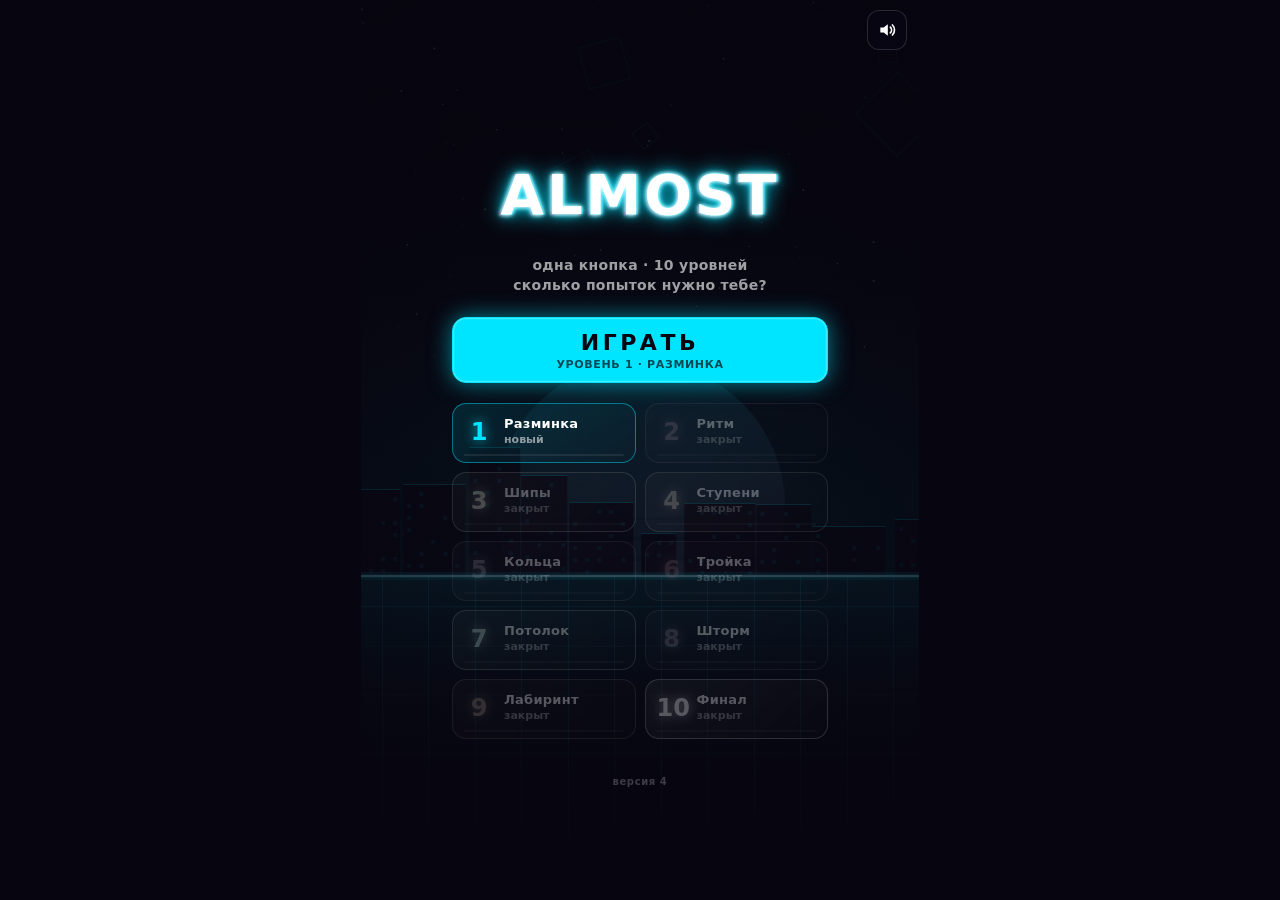
<file: index.html>
<!DOCTYPE html>
<html lang="ru">
<head>
<meta charset="utf-8">
<meta name="viewport" content="width=device-width, initial-scale=1, maximum-scale=1, user-scalable=no, viewport-fit=cover">
<meta name="theme-color" content="#07050f">
<meta name="format-detection" content="telephone=no">
<meta name="apple-mobile-web-app-capable" content="yes">
<meta name="mobile-web-app-capable" content="yes">
<title>ALMOST — игра на одну кнопку</title>
<link rel="icon" href="data:image/svg+xml,%3Csvg xmlns='http://www.w3.org/2000/svg' viewBox='0 0 32 32'%3E%3Crect width='32' height='32' rx='7' fill='%2307050f'/%3E%3Crect x='7' y='7' width='18' height='18' fill='none' stroke='%2300e5ff' stroke-width='3'/%3E%3Crect x='13' y='13' width='6' height='6' fill='%23fff'/%3E%3C/svg%3E">
<script src="https://telegram.org/js/telegram-web-app.js"></script>
<!-- ?v=4 — номер версии: при каждом обновлении игры увеличивайте его, чтобы телефоны не брали старые файлы из кэша -->
<link rel="stylesheet" href="css/style.css?v=4">
</head>
<body>
<div id="safe-probe"></div>

<div id="app">
  <canvas id="game"></canvas>

  <button id="btn-pause" class="icon-btn hidden" type="button" aria-label="Пауза">
    <svg viewBox="0 0 24 24"><rect x="6" y="5" width="4" height="14" rx="1"/><rect x="14" y="5" width="4" height="14" rx="1"/></svg>
  </button>
  <button id="btn-sound" class="icon-btn" type="button" aria-label="Звук">
    <svg class="ic-on" viewBox="0 0 24 24"><path d="M4 9h4l5-4v14l-5-4H4z"/><path class="wave" d="M16 8.5a5 5 0 0 1 0 7M18.5 6a8.5 8.5 0 0 1 0 12" fill="none" stroke-width="2" stroke-linecap="round"/></svg>
    <svg class="ic-off" viewBox="0 0 24 24"><path d="M4 9h4l5-4v14l-5-4H4z"/><path class="wave" d="M16 9l5 6M21 9l-5 6" fill="none" stroke-width="2" stroke-linecap="round"/></svg>
  </button>

  <!-- Главное меню -->
  <section id="menu" class="screen scroll-y">
    <div class="menu-wrap">
      <canvas id="logo" class="logo" aria-label="ALMOST"></canvas>
      <div class="tagline">одна кнопка · 10 уровней<br>сколько попыток нужно тебе?</div>
      <button id="btn-play" class="btn btn-primary btn-play" type="button">
        <span>ИГРАТЬ</span>
        <small id="play-sub">уровень 1</small>
      </button>
      <div id="level-grid" class="level-grid"></div>
      <div class="menu-foot"><span id="menu-total"></span></div>
      <div class="menu-ver" id="menu-ver"></div>
    </div>
  </section>

  <!-- Диагностика: 5 быстрых нажатий на логотип -->
  <section id="diag" class="screen scroll-y hidden">
    <div class="diag-box">
      <div class="diag-title">ДИАГНОСТИКА</div>
      <pre id="diag-text"></pre>
      <button class="btn btn-primary" type="button" id="diag-fs">ПОПРОБОВАТЬ ПОЛНЫЙ ЭКРАН</button>
      <button class="btn btn-ghost" type="button" id="diag-close">ЗАКРЫТЬ</button>
    </div>
  </section>

  <!-- Пауза -->
  <section id="pause" class="screen hidden">
    <div class="panel">
      <div class="panel-title">ПАУЗА</div>
      <button class="btn btn-primary" type="button" data-act="resume">ПРОДОЛЖИТЬ</button>
      <button class="btn" type="button" data-act="restart">ЗАНОВО</button>
      <button class="btn btn-ghost" type="button" data-act="menu">УРОВНИ</button>
    </div>
  </section>

  <!-- Карточка прохождения уровня -->
  <section id="card" class="screen hidden">
    <div class="card" id="card-box">
      <div class="card-head">
        <span class="card-logo">ALMOST</span>
        <span class="card-diff" id="card-diff"></span>
      </div>
      <div class="card-level">УРОВЕНЬ <span id="card-num">1</span></div>
      <div class="card-name" id="card-name"></div>
      <div class="card-done">ПРОЙДЕН</div>
      <div class="card-big">
        <div class="card-attempts" id="card-attempts">1</div>
        <div class="card-attempts-lbl" id="card-attempts-lbl">попытка</div>
      </div>
      <div class="card-stats">
        <div><b id="card-time">0 с</b><span>в уровне</span></div>
        <div><b id="card-jumps">0</b><span>прыжков</span></div>
        <div><b id="card-total">0</b><span>попыток всего</span></div>
      </div>
      <div class="card-badge hidden" id="card-badge"></div>
    </div>
    <div class="card-actions">
      <button class="btn btn-primary" type="button" data-act="next" id="btn-next">ДАЛЬШЕ</button>
      <div class="btn-row">
        <button class="btn" type="button" data-act="retry">ЕЩЁ РАЗ</button>
        <button class="btn btn-ghost" type="button" data-act="menu">УРОВНИ</button>
      </div>
    </div>
  </section>
</div>

<script src="js/levels.js?v=4"></script>
<script src="js/physics.js?v=4"></script>
<script src="js/solver.js?v=4"></script>
<script src="js/audio.js?v=4"></script>
<script src="js/platform.js?v=4"></script>
<script src="js/render.js?v=4"></script>
<script src="js/game.js?v=4"></script>
</body>
</html>
</file>
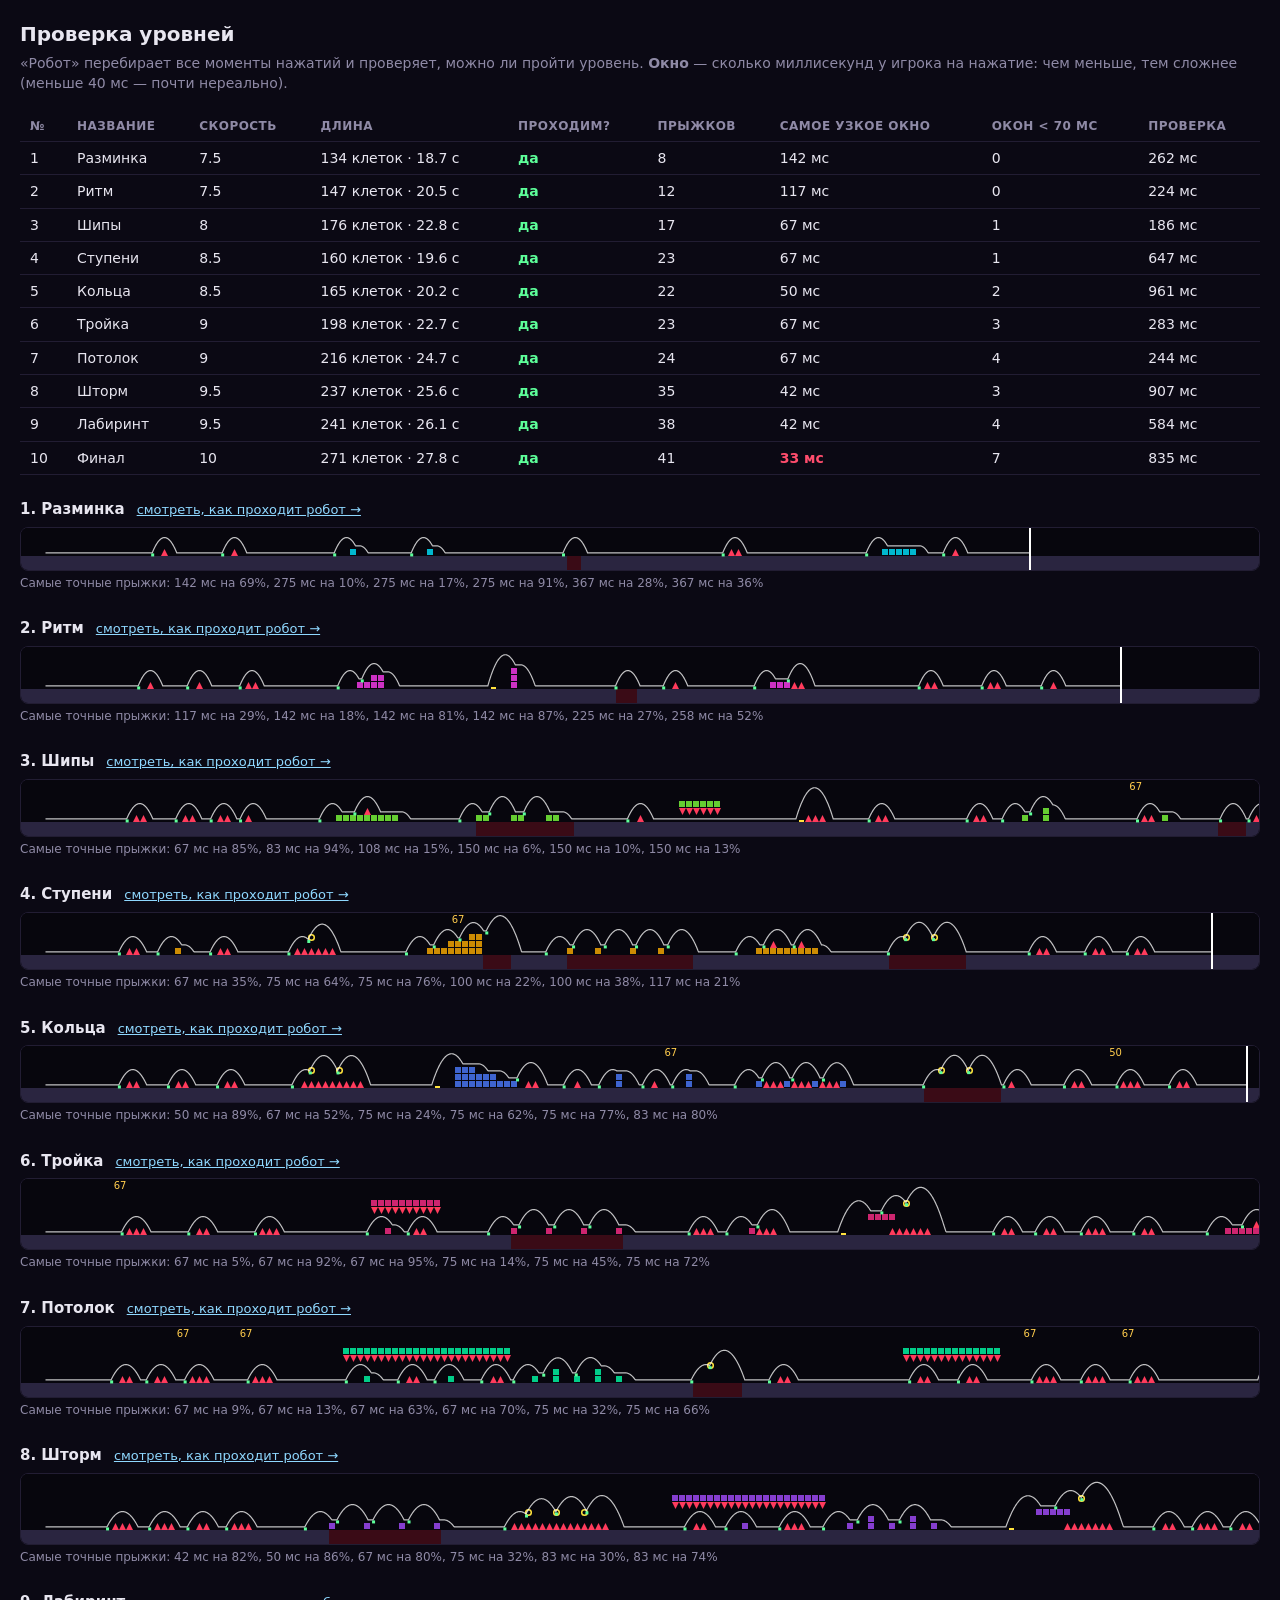
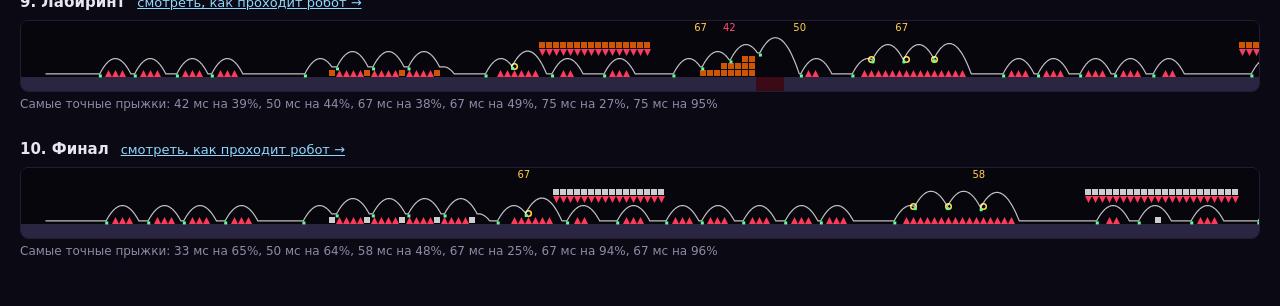
<file: tools/check.html>
<!DOCTYPE html>
<html lang="ru">
<head>
<meta charset="utf-8">
<meta name="viewport" content="width=device-width, initial-scale=1">
<title>Проверка уровней</title>
<style>
  :root { color-scheme: dark; }
  body { margin: 0; padding: 20px; background: #0b0914; color: #e8e6f0; font: 14px/1.45 system-ui, -apple-system, "Segoe UI", Roboto, sans-serif; }
  h1 { font-size: 20px; margin: 0 0 4px; }
  .sub { color: #8f8aa6; margin-bottom: 18px; }
  table { border-collapse: collapse; width: 100%; margin-bottom: 24px; }
  th, td { text-align: left; padding: 6px 10px; border-bottom: 1px solid #221d33; white-space: nowrap; }
  th { color: #8f8aa6; font-weight: 600; font-size: 12px; text-transform: uppercase; letter-spacing: .04em; }
  .ok { color: #5dff9a; font-weight: 700; }
  .bad { color: #ff4d6d; font-weight: 700; }
  .warn { color: #ffcc4d; }
  .lvl { margin: 0 0 26px; }
  .lvl h2 { font-size: 15px; margin: 0 0 6px; display: flex; gap: 12px; align-items: baseline; flex-wrap: wrap; }
  .lvl h2 a { color: #8fd8ff; font-size: 13px; font-weight: 500; }
  .scroll { overflow-x: auto; background: #07060d; border: 1px solid #221d33; border-radius: 8px; }
  canvas { display: block; }
  .note { color: #8f8aa6; font-size: 12px; margin-top: 4px; }
</style>
</head>
<body>
<h1>Проверка уровней</h1>
<div class="sub">«Робот» перебирает все моменты нажатий и проверяет, можно ли пройти уровень.
  <b>Окно</b> — сколько миллисекунд у игрока на нажатие: чем меньше, тем сложнее (меньше 40 мс — почти нереально).</div>
<table id="table">
  <thead><tr><th>№</th><th>Название</th><th>Скорость</th><th>Длина</th><th>Проходим?</th><th>Прыжков</th><th>Самое узкое окно</th><th>Окон &lt; 70 мс</th><th>Проверка</th></tr></thead>
  <tbody></tbody>
</table>
<div id="maps"></div>

<script src="../js/physics.js"></script>
<script src="../js/levels.js"></script>
<script src="../js/solver.js"></script>
<script>
(function () {
  var P = Physics, C = P.C;
  var tbody = document.querySelector('#table tbody');
  var maps = document.getElementById('maps');
  var results = [];

  function td(html, cls) { var e = document.createElement('td'); e.innerHTML = html; if (cls) e.className = cls; return e; }

  function simulatePath(lv, actions) {
    var s = P.newState(lv), pts = [{ x: s.x, y: s.y }], jumps = [];
    for (var i = 0; i < actions.length; i++) {
      var ev = {};
      P.step(s, lv, actions[i] === 1, actions[i] === 1, ev);
      if (ev.jump || ev.orb) jumps.push({ x: s.x, y: s.y });
      pts.push({ x: s.x, y: s.y });
      if (s.dead || s.won) break;
    }
    return { pts: pts, jumps: jumps };
  }

  function drawMap(lv, res) {
    var S = 7, top = lv.rows + 3, H = (top + 2) * S, W = lv.width * S;
    var cv = document.createElement('canvas');
    cv.width = W; cv.height = H;
    var g = cv.getContext('2d');
    var gy = function (y) { return (top - y) * S; };
    g.fillStyle = '#07060d'; g.fillRect(0, 0, W, H);
    // земля
    for (var c = 0; c < lv.width; c++) {
      g.fillStyle = lv.ground[c] ? '#2a2540' : '#3a0b16';
      g.fillRect(c * S, gy(0), S, S * 2);
    }
    // клетки
    for (var r = 0; r < lv.rows; r++) for (c = 0; c < lv.width; c++) {
      var t = P.cellAt(lv, c, r), x = c * S, y = gy(r + 1);
      if (!t) continue;
      if (t === 1) { g.fillStyle = lv.def.color || '#0ff'; g.globalAlpha = 0.8; g.fillRect(x, y, S - 1, S - 1); g.globalAlpha = 1; }
      else if (t === 2 || t === 4) { g.fillStyle = '#ff3b5c'; g.beginPath(); var h = t === 4 ? S * 0.5 : S; g.moveTo(x, y + S); g.lineTo(x + S / 2, y + S - h); g.lineTo(x + S, y + S); g.fill(); }
      else if (t === 3) { g.fillStyle = '#ff3b5c'; g.beginPath(); g.moveTo(x, y); g.lineTo(x + S / 2, y + S); g.lineTo(x + S, y); g.fill(); }
      else if (t === 5) { g.fillStyle = '#ffe23d'; g.fillRect(x + 1, y + S - 2, S - 2, 2); }
      else if (t === 6) { g.strokeStyle = '#ffe23d'; g.lineWidth = 1.5; g.beginPath(); g.arc(x + S / 2, y + S / 2, S * 0.4, 0, 7); g.stroke(); }
    }
    // финиш
    g.fillStyle = '#ffffff'; g.fillRect(lv.finishX * S, 0, 2, H);
    // путь робота
    if (res.ok) {
      var path = simulatePath(lv, res.actions);
      g.strokeStyle = 'rgba(255,255,255,0.75)'; g.lineWidth = 1.2; g.beginPath();
      path.pts.forEach(function (p, i) { var px = p.x * S, py = gy(p.y + C.SIZE / 2); if (i) g.lineTo(px, py); else g.moveTo(px, py); });
      g.stroke();
      g.fillStyle = '#5dff9a';
      path.jumps.forEach(function (j) { g.fillRect(j.x * S - 1.5, gy(j.y) - 1.5, 3, 3); });
      // узкие окна
      g.font = '10px system-ui'; g.textAlign = 'center';
      res.windows.forEach(function (w) {
        if (w.ms >= 70) return;
        g.fillStyle = w.ms < 45 ? '#ff4d6d' : '#ffcc4d';
        g.fillText(w.ms, w.x * S, 10);
      });
    } else {
      g.fillStyle = 'rgba(255,40,80,0.35)'; g.fillRect(res.farthestX * S - 2, 0, 6, H);
    }
    return cv;
  }

  LEVELS.forEach(function (def, i) {
    var lv = P.parseLevel(def, i);
    var res = Solver.solve(lv);
    results.push({ lv: lv, res: res });
    var tr = document.createElement('tr');
    var secs = (lv.finishX - lv.startX) / lv.speed;
    tr.appendChild(td(i + 1));
    tr.appendChild(td(lv.name));
    tr.appendChild(td(lv.speed));
    tr.appendChild(td(lv.mapW + ' клеток · ' + secs.toFixed(1) + ' с'));
    if (res.ok) tr.appendChild(td('да', 'ok'));
    else tr.appendChild(td('НЕТ — застревает на ' + Math.round(P.progress(lv, res.farthestX) * 100) + '% (клетка ' + Math.floor(res.farthestX - C.START_PAD) + ' от начала карты)', 'bad'));
    tr.appendChild(td(res.ok ? res.jumps : '—'));
    var minMs = res.windows.length ? Math.min.apply(null, res.windows.map(function (w) { return w.ms; })) : 0;
    var exactNoHold = res.exact.filter(function (e) { return !e.hold; }).length;
    tr.appendChild(td(res.ok ? (minMs + ' мс' + (exactNoHold ? ' <span class="warn">(+' + exactNoHold + ' «в точку»)</span>' : '')) : '—', res.ok && minMs < 40 ? 'bad' : ''));
    tr.appendChild(td(res.ok ? res.windows.filter(function (w) { return w.ms < 70; }).length : '—'));
    tr.appendChild(td(res.ms + ' мс' + (lv.warnings.length ? ' <span class="warn">⚠ ' + lv.warnings.length + '</span>' : '')));
    tbody.appendChild(tr);

    var box = document.createElement('div'); box.className = 'lvl';
    var h = document.createElement('h2');
    h.innerHTML = (i + 1) + '. ' + lv.name + ' <a href="../index.html?level=' + (i + 1) + '&autoplay=1" target="_blank">смотреть, как проходит робот →</a>';
    box.appendChild(h);
    var sc = document.createElement('div'); sc.className = 'scroll';
    sc.appendChild(drawMap(lv, res));
    box.appendChild(sc);
    if (lv.warnings.length) {
      var n = document.createElement('div'); n.className = 'note warn'; n.textContent = 'Ошибки в карте: ' + lv.warnings.join('; ');
      box.appendChild(n);
    }
    var wins = res.windows.slice().sort(function (a, b) { return a.ms - b.ms; }).slice(0, 6);
    if (res.ok) {
      var nn = document.createElement('div'); nn.className = 'note';
      nn.textContent = 'Самые точные прыжки: ' + wins.map(function (w) { return w.ms + ' мс на ' + Math.round(P.progress(lv, w.x) * 100) + '%'; }).join(', ');
      box.appendChild(nn);
    }
    maps.appendChild(box);
  });

  // для автоматической проверки
  window.__results = results.map(function (r, i) {
    var res = r.res;
    return {
      n: i + 1, ok: res.ok, secs: +((r.lv.finishX - r.lv.startX) / r.lv.speed).toFixed(1),
      far: res.ok ? 100 : Math.round(P.progress(r.lv, res.farthestX) * 100),
      farCol: Math.floor(res.farthestX - C.START_PAD),
      jumps: res.jumps,
      min: res.windows.length ? Math.min.apply(null, res.windows.map(function (w) { return w.ms; })) : 0,
      tight: res.windows.filter(function (w) { return w.ms < 70; }).length,
      exact: res.exact.filter(function (e) { return !e.hold; }).map(function (e) { return Math.floor(e.x - C.START_PAD); }),
      wins: res.windows.map(function (w) { return Math.floor(w.x - C.START_PAD) + ':' + w.ms; }).join(' '),
      warn: r.lv.warnings
    };
  });
})();
</script>
</body>
</html>
</file>
<file: css/style.css>
/* ALMOST — оформление меню, паузы и карточки прохождения */

:root {
  --bg: #07050f;
  --c: #00e5ff;
  --c-rgb: 0, 229, 255;
  --font: system-ui, -apple-system, "Segoe UI", Roboto, "Helvetica Neue", Arial, sans-serif;
  /* Безопасные зоны. В полноэкранном Telegram сверху поверх игры лежат кнопки «Закрыть» и «⋯» —
     Telegram сообщает их высоту в --tg-safe-area-inset-* (вырез экрана) и --tg-content-safe-area-inset-* (свои кнопки).
     В обычном браузере этих переменных нет → 0, и остаётся стандартный env(safe-area-inset-*). */
  --tg-top: calc(var(--tg-safe-area-inset-top, 0px) + var(--tg-content-safe-area-inset-top, 0px));
  --tg-bottom: calc(var(--tg-safe-area-inset-bottom, 0px) + var(--tg-content-safe-area-inset-bottom, 0px));
  --top: max(env(safe-area-inset-top, 0px), var(--tg-top));
  --bottom: max(env(safe-area-inset-bottom, 0px), var(--tg-bottom));
}

* { box-sizing: border-box; -webkit-tap-highlight-color: transparent; }

html, body {
  margin: 0;
  height: 100%;
  background: var(--bg);
  color: #fff;
  font-family: var(--font);
  overflow: hidden;
  overscroll-behavior: none;
  touch-action: none;
  -webkit-user-select: none;
  user-select: none;
  -webkit-touch-callout: none;
  -webkit-text-size-adjust: 100%;
}

#safe-probe {
  position: fixed; top: 0; left: 0; width: 1px;
  height: var(--top); /* по высоте этого элемента canvas узнаёт, насколько опустить полоску прогресса */
  visibility: hidden; pointer-events: none;
}

#app {
  position: fixed;
  top: 0;
  left: 50%;
  transform: translateX(-50%);
  width: 100vw;
  height: 100%;
  overflow: hidden;
  background: var(--bg);
}

#game {
  position: absolute;
  inset: 0;
  display: block;
  width: 100%;
  height: 100%;
  touch-action: none;
}

.hidden { display: none !important; }

/* ---------- Кнопки в углах ---------- */
.icon-btn {
  position: absolute;
  top: calc(var(--top) + 10px);
  z-index: 30;
  width: 40px;
  height: 40px;
  padding: 0;
  border-radius: 12px;
  border: 1px solid rgba(255, 255, 255, 0.14);
  background: rgba(10, 8, 22, 0.55);
  color: #fff;
  display: flex;
  align-items: center;
  justify-content: center;
  cursor: pointer;
  backdrop-filter: blur(4px);
  -webkit-backdrop-filter: blur(4px);
}
.icon-btn:active { transform: scale(0.92); }
.icon-btn svg { width: 20px; height: 20px; fill: #fff; stroke: #fff; }
.icon-btn svg rect, .icon-btn svg path { stroke: none; }
.icon-btn svg .wave { fill: none; stroke: #fff; }
#btn-pause { left: 12px; }
#btn-sound { right: 12px; }
#btn-sound .ic-off { display: none; }
#btn-sound.muted .ic-on { display: none; }
#btn-sound.muted .ic-off { display: block; opacity: 0.7; }

/* ---------- Общие экраны ---------- */
.screen {
  position: absolute;
  inset: 0;
  z-index: 20;
  display: flex;
  flex-direction: column;
  align-items: center;
  justify-content: center;
  padding: calc(var(--top) + 56px) 18px calc(var(--bottom) + 18px);
  background: radial-gradient(120% 80% at 50% 40%, rgba(7, 5, 15, 0.55), rgba(7, 5, 15, 0.92));
  animation: fadeIn 0.22s ease-out;
}
@keyframes fadeIn { from { opacity: 0; } to { opacity: 1; } }

.btn {
  display: flex;
  flex-direction: column;
  align-items: center;
  justify-content: center;
  width: 100%;
  min-height: 50px;
  padding: 10px 16px;
  border-radius: 14px;
  border: 1.5px solid rgba(var(--c-rgb), 0.55);
  background: rgba(var(--c-rgb), 0.08);
  color: #fff;
  font: 800 15px/1.1 var(--font);
  letter-spacing: 0.08em;
  cursor: pointer;
  transition: transform 0.08s, background 0.15s;
}
.btn:active { transform: scale(0.96); }
.btn-primary {
  background: var(--c);
  border-color: var(--c);
  color: #07050f;
  box-shadow: 0 0 22px rgba(var(--c-rgb), 0.55), 0 0 2px #fff inset;
}
.btn-ghost { border-color: rgba(255, 255, 255, 0.16); background: transparent; color: rgba(255, 255, 255, 0.8); }

/* ---------- Главное меню ---------- */
/* прокручивается весь экран меню (а не внутренний блок) — так нет артефактов отрисовки поверх canvas */
#menu {
  justify-content: flex-start;
  overflow-y: auto;
  touch-action: pan-y;
  -webkit-overflow-scrolling: touch;
  scrollbar-width: none;
}
#menu::-webkit-scrollbar { display: none; }
.menu-wrap {
  width: 100%;
  max-width: 380px;
  margin: auto 0;
  display: flex;
  flex-direction: column;
  align-items: center;
  padding: 6px 2px 10px;
}

/* логотип рисуется в canvas (game.js → drawLogo): так неон выглядит одинаково везде */
.logo {
  display: block;
  width: 100%;
  max-width: 380px;
  height: 128px;
  margin: -14px 0 -18px;
}

.tagline {
  margin: 12px 0 22px;
  text-align: center;
  color: rgba(255, 255, 255, 0.62);
  font: 600 14px/1.45 var(--font);
  letter-spacing: 0.02em;
}

.btn-play {
  min-height: 66px;
  font-size: 22px;
  letter-spacing: 0.16em;
  margin-bottom: 20px;
  animation: breathe 1.6s ease-in-out infinite;
}
.btn-play small {
  margin-top: 4px;
  font: 700 11px/1 var(--font);
  letter-spacing: 0.06em;
  opacity: 0.7;
  text-transform: uppercase;
}
@keyframes breathe {
  0%, 100% { box-shadow: 0 0 18px rgba(var(--c-rgb), 0.45); }
  50% { box-shadow: 0 0 34px rgba(var(--c-rgb), 0.85); }
}

.level-grid {
  width: 100%;
  display: grid;
  grid-template-columns: 1fr 1fr;
  gap: 9px;
}

.lvl-btn {
  --lc: #00e5ff;
  --lc-rgb: 0, 229, 255;
  position: relative;
  display: flex;
  align-items: center;
  gap: 10px;
  min-height: 60px;
  padding: 9px 11px 12px;
  border-radius: 14px;
  border: 1.5px solid rgba(var(--lc-rgb), 0.45);
  background: linear-gradient(135deg, rgba(var(--lc-rgb), 0.12), rgba(var(--lc-rgb), 0.02));
  color: #fff;
  text-align: left;
  cursor: pointer;
  overflow: hidden;
  font-family: var(--font);
}
.lvl-btn:active { transform: scale(0.96); }
.lvl-num {
  flex: none;
  width: 30px;
  text-align: center;
  font: 900 24px/1 var(--font);
  color: var(--lc);
  text-shadow: 0 0 12px rgba(var(--lc-rgb), 0.8);
}
.lvl-txt { display: flex; flex-direction: column; min-width: 0; gap: 3px; }
.lvl-name { font: 800 13px/1.1 var(--font); letter-spacing: 0.02em; white-space: nowrap; overflow: hidden; text-overflow: ellipsis; }
.lvl-info { font: 600 11px/1.1 var(--font); color: rgba(255, 255, 255, 0.55); white-space: nowrap; }
.lvl-bar { position: absolute; left: 11px; right: 11px; bottom: 6px; height: 2px; background: rgba(255, 255, 255, 0.08); border-radius: 2px; overflow: hidden; }
.lvl-bar i { display: block; height: 100%; width: 0; background: var(--lc); box-shadow: 0 0 6px var(--lc); }
.lvl-btn.done { border-color: var(--lc); box-shadow: 0 0 14px rgba(var(--lc-rgb), 0.25); }
.lvl-btn.done .lvl-info { color: var(--lc); }
.lvl-btn.locked { opacity: 0.32; filter: grayscale(0.9); }
.lvl-btn.shake { animation: shake 0.35s; }
@keyframes shake {
  20% { transform: translateX(-5px); }
  40% { transform: translateX(5px); }
  60% { transform: translateX(-3px); }
  80% { transform: translateX(3px); }
}

.menu-foot { margin-top: 14px; min-height: 16px; font: 600 12px/1 var(--font); color: rgba(255, 255, 255, 0.4); letter-spacing: 0.04em; }

.menu-ver { margin-top: 8px; font: 600 10px/1 var(--font); color: rgba(255, 255, 255, 0.22); letter-spacing: 0.06em; }

/* ---------- Диагностика (5 нажатий на логотип) ---------- */
#diag { z-index: 50; background: rgba(7, 5, 15, 0.96); justify-content: flex-start; overflow-y: auto; touch-action: pan-y; }
.diag-box { width: 100%; max-width: 420px; display: flex; flex-direction: column; gap: 10px; }
.diag-title { font: 900 18px/1 var(--font); letter-spacing: 0.14em; color: var(--c); }
#diag pre {
  margin: 0;
  padding: 12px;
  border-radius: 12px;
  background: rgba(255, 255, 255, 0.05);
  border: 1px solid rgba(255, 255, 255, 0.1);
  font: 12px/1.5 ui-monospace, Menlo, Consolas, monospace;
  color: rgba(255, 255, 255, 0.85);
  white-space: pre-wrap;
  word-break: break-word;
  -webkit-user-select: text;
  user-select: text;
}

/* ---------- Пауза ---------- */
.panel {
  width: 100%;
  max-width: 300px;
  display: flex;
  flex-direction: column;
  gap: 10px;
}
.panel-title {
  text-align: center;
  font: 900 34px/1 var(--font);
  letter-spacing: 0.14em;
  margin-bottom: 14px;
  text-shadow: 0 0 18px var(--c), 0 0 40px rgba(var(--c-rgb), 0.5);
}

/* ---------- Карточка прохождения ---------- */
#pause { background: rgba(7, 5, 15, 0.86); }
#card { justify-content: center; gap: 18px; background: rgba(7, 5, 15, 0.8); }

.card {
  position: relative;
  width: 100%;
  max-width: 330px;
  padding: 18px 20px 20px;
  border-radius: 24px;
  border: 1.5px solid rgba(var(--c-rgb), 0.85);
  background:
    radial-gradient(120% 70% at 50% 0%, rgba(var(--c-rgb), 0.28), rgba(var(--c-rgb), 0) 70%),
    linear-gradient(180deg, #120d24, #08060f);
  box-shadow: 0 0 32px rgba(var(--c-rgb), 0.5), 0 0 0 1px rgba(255, 255, 255, 0.05) inset, 0 0 40px rgba(var(--c-rgb), 0.15) inset;
  text-align: center;
  overflow: hidden;
}
.card::before {
  content: "";
  position: absolute;
  inset: 0;
  background-image:
    linear-gradient(rgba(var(--c-rgb), 0.07) 1px, transparent 1px),
    linear-gradient(90deg, rgba(var(--c-rgb), 0.07) 1px, transparent 1px);
  background-size: 22px 22px;
  -webkit-mask-image: linear-gradient(180deg, transparent, #000 60%);
  mask-image: linear-gradient(180deg, transparent, #000 60%);
  pointer-events: none;
}
.card::after {
  content: "";
  position: absolute;
  top: -50%;
  left: -60%;
  width: 40%;
  height: 200%;
  background: linear-gradient(90deg, transparent, rgba(255, 255, 255, 0.22), transparent);
  transform: rotate(20deg);
  pointer-events: none;
  opacity: 0;
}
.card.pop { animation: cardPop 0.55s cubic-bezier(0.2, 1.4, 0.4, 1); }
.card.pop::after { animation: sweep 1.1s 0.35s ease-out; }
@keyframes cardPop {
  0% { transform: scale(0.7) translateY(30px); opacity: 0; }
  100% { transform: scale(1) translateY(0); opacity: 1; }
}
@keyframes sweep {
  0% { left: -60%; opacity: 1; }
  100% { left: 130%; opacity: 1; }
}

.card > * { position: relative; }
.card-head { display: flex; justify-content: space-between; align-items: center; margin-bottom: 14px; }
.card-logo {
  font: 900 15px/1 var(--font);
  letter-spacing: 0.14em;
  text-shadow: 0 0 10px var(--c);
}
.card-diff { display: flex; gap: 4px; }
.card-diff i { width: 7px; height: 7px; border-radius: 2px; background: rgba(255, 255, 255, 0.15); transform: rotate(45deg); }
.card-diff i.on { background: var(--c); box-shadow: 0 0 6px var(--c); }

.card-level {
  font: 800 13px/1 var(--font);
  letter-spacing: 0.22em;
  color: rgba(255, 255, 255, 0.65);
}
.card-level span { color: var(--c); }
.card-name {
  margin-top: 6px;
  font: 900 30px/1.05 var(--font);
  letter-spacing: 0.02em;
  text-shadow: 0 0 16px rgba(var(--c-rgb), 0.7);
}
.card-done {
  display: inline-block;
  margin-top: 10px;
  padding: 5px 12px 4px;
  border-radius: 8px;
  background: var(--c);
  color: #07050f;
  font: 900 12px/1 var(--font);
  letter-spacing: 0.24em;
  box-shadow: 0 0 16px rgba(var(--c-rgb), 0.7);
}
.card-big { margin: 14px 0 12px; }
.card-attempts {
  font: 900 92px/0.95 var(--font);
  letter-spacing: -0.02em;
  color: #fff;
  text-shadow: 0 0 8px #fff, 0 0 26px var(--c), 0 0 60px rgba(var(--c-rgb), 0.7);
  font-variant-numeric: tabular-nums;
}
.card-attempts-lbl {
  margin-top: 4px;
  font: 800 15px/1 var(--font);
  letter-spacing: 0.3em;
  text-transform: uppercase;
  color: rgba(255, 255, 255, 0.75);
}
.card-stats {
  display: grid;
  grid-template-columns: repeat(3, 1fr);
  gap: 6px;
  padding-top: 14px;
  border-top: 1px solid rgba(255, 255, 255, 0.08);
}
.card-stats div { display: flex; flex-direction: column; gap: 4px; }
.card-stats b { font: 800 16px/1 var(--font); color: #fff; white-space: nowrap; }
.card-stats span { font: 600 10px/1.1 var(--font); color: rgba(255, 255, 255, 0.5); letter-spacing: 0.04em; }
.card-badge {
  margin-top: 14px;
  padding: 8px 10px;
  border-radius: 10px;
  border: 1px dashed rgba(255, 226, 61, 0.7);
  color: #ffe23d;
  font: 900 12px/1 var(--font);
  letter-spacing: 0.16em;
  text-shadow: 0 0 10px rgba(255, 226, 61, 0.7);
}

.card-actions { width: 100%; max-width: 330px; display: flex; flex-direction: column; gap: 9px; animation: fadeIn 0.4s 0.3s both; }
.btn-row { display: grid; grid-template-columns: 1fr 1fr; gap: 9px; }

@media (max-height: 640px) {
  .card-attempts { font-size: 72px; }
  .card-name { font-size: 26px; }
  .btn-play { min-height: 58px; margin-bottom: 14px; }
  .tagline { margin: 8px 0 14px; }
  .lvl-btn { min-height: 52px; }
}
</file>
